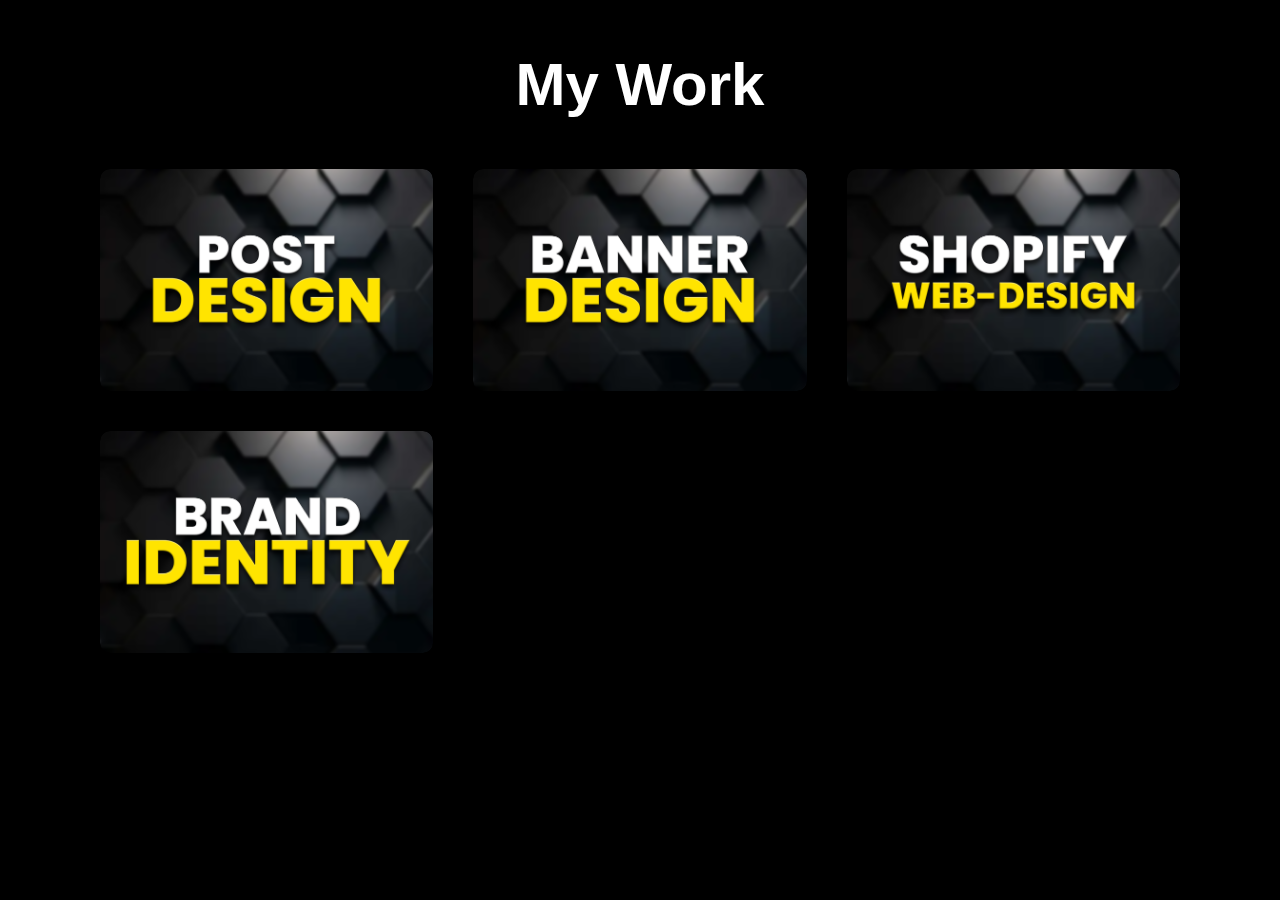
<file: index1.html>
<!DOCTYPE html>
<html lang="en">
<head>
    <meta charset="UTF-8">
    <link rel="shortcut icon" type="x-icon" href="image/m tab.png">
    <meta name="viewport" content="width=device-width, initial-scale=1.0">
    <title>My Work</title>
    <style>
        * {
    margin: 0;
    padding: 0;
    font-family: 'Gill Sans', 'Gill Sans MT', Calibri, 'Trebuchet MS', sans-serif;
    box-sizing: border-box;
}
body {
    background: #000000;
    color: #fff;
}

.container{
    max-width: 1080px;
    margin: 0 auto;
}
        #portfolio {
    padding: 50px 0;

}
.sub-title{
    font-size: 60px;
    text-align: center;
    color: #ffffff;
}

.work-list {
    display: grid;
    grid-template-columns: repeat(auto-fit, minmax(250px, 1fr));
    grid-gap: 40px;
    margin-top: 50px;
   
}

.work {
    border-radius: 10px;
    position: relative;
    overflow: hidden;
}

.work img {
    width: 100%;
    border-radius: 10px;
    display: block;
    transition: transform 0.5s;
}

.layer {
    width: 100%;
    height: 0;
    background: linear-gradient(rgba(0, 0, 0, 0.6), #4400ff);
    border-radius: 10px;
    position: absolute;
    left: 0;
    bottom: 0;
    overflow: hidden;
    display: flex;
    align-items: center;
    justify-content: center;
    flex-direction: column;
    padding: 0 40px;
    text-align: center;
    font-size: 12px;
    transition: height 0.5s;
}

.layer h3 {
    
    font-weight: 500;
    margin-bottom: 20px;
}

.layer a {
    margin-top: 20px;
    color: #ffffff;
    text-decoration: none;
    font-size: 18px;
    line-height: 60px;
    background: #fff;
    width: 60px;
    height: 60px;
    border-radius: 50%;
    text-align: center;
}


.work:hover img {
    transform: scale(1.1);
}

.work:hover .layer {
    height: 100%;
}


    </style>
</head>
<body>
    <div id="portfolio">
        <div class="container">
            <h1 class="sub-title">My Work</h1>
            <div class="work-list">
                <div class="work">
                    <img src="image/post-design.png">
                    <div class="layer">
                        <h3>Post-design</h3>
                        <P>A post design should be clean and engaging, with readable fonts, brand colors, a clear hierarchy, and a strong call to action, all aligned with your brand’s identity</P>
                        <a href="index2.html"><i class="fa-solid fa-square-up-right"></i></a>
                    </div>
                </div>
                <div class="work">
                    <img src="image/BANNER-DESIGN.png">
                    <div class="layer">
                        <h3>Banner Design</h3>
                        <P>A banner design should be bold and simple, with clear text, striking visuals, and your logo. Use contrasting colors and a strong call to action to grab attention immediately</P>
                        <a href="index3.html"><i class="fa-solid fa-square-up-right"></i></a>
                    </div>
                </div>
                <div class="work">
                    <img src="image/SOPIFY.png">
                    <div class="layer">
                        <h3>Shopify web design</h3>
                        <P>A Shopify web design should be clean and intuitive, with easy navigation, clear product displays, and fast loading times. Use consistent branding, high-quality images, and a seamless checkout process</P>
                        <a href="index4.html"><i class="fa-solid fa-square-up-right"></i></a>
                    </div>
                </div>
                
                <div class="work">
                    <img src="image/brand-identity.png">
                    <div class="layer">
                        <h3>Brand Identity</h3>
                        <P>Brand identity includes your logo, colors, fonts, and tone. It represents your brand's values and personality. Consistency across all channels builds recognition, trust, and connects with your target audience</P>
                        <a href="index5.html"><i class="fa-solid fa-square-up-right"></i></a>
                    </div>
                </div>
                
                </div>
            </div>
        </div>
    </div>
</body>
</html>
</file>
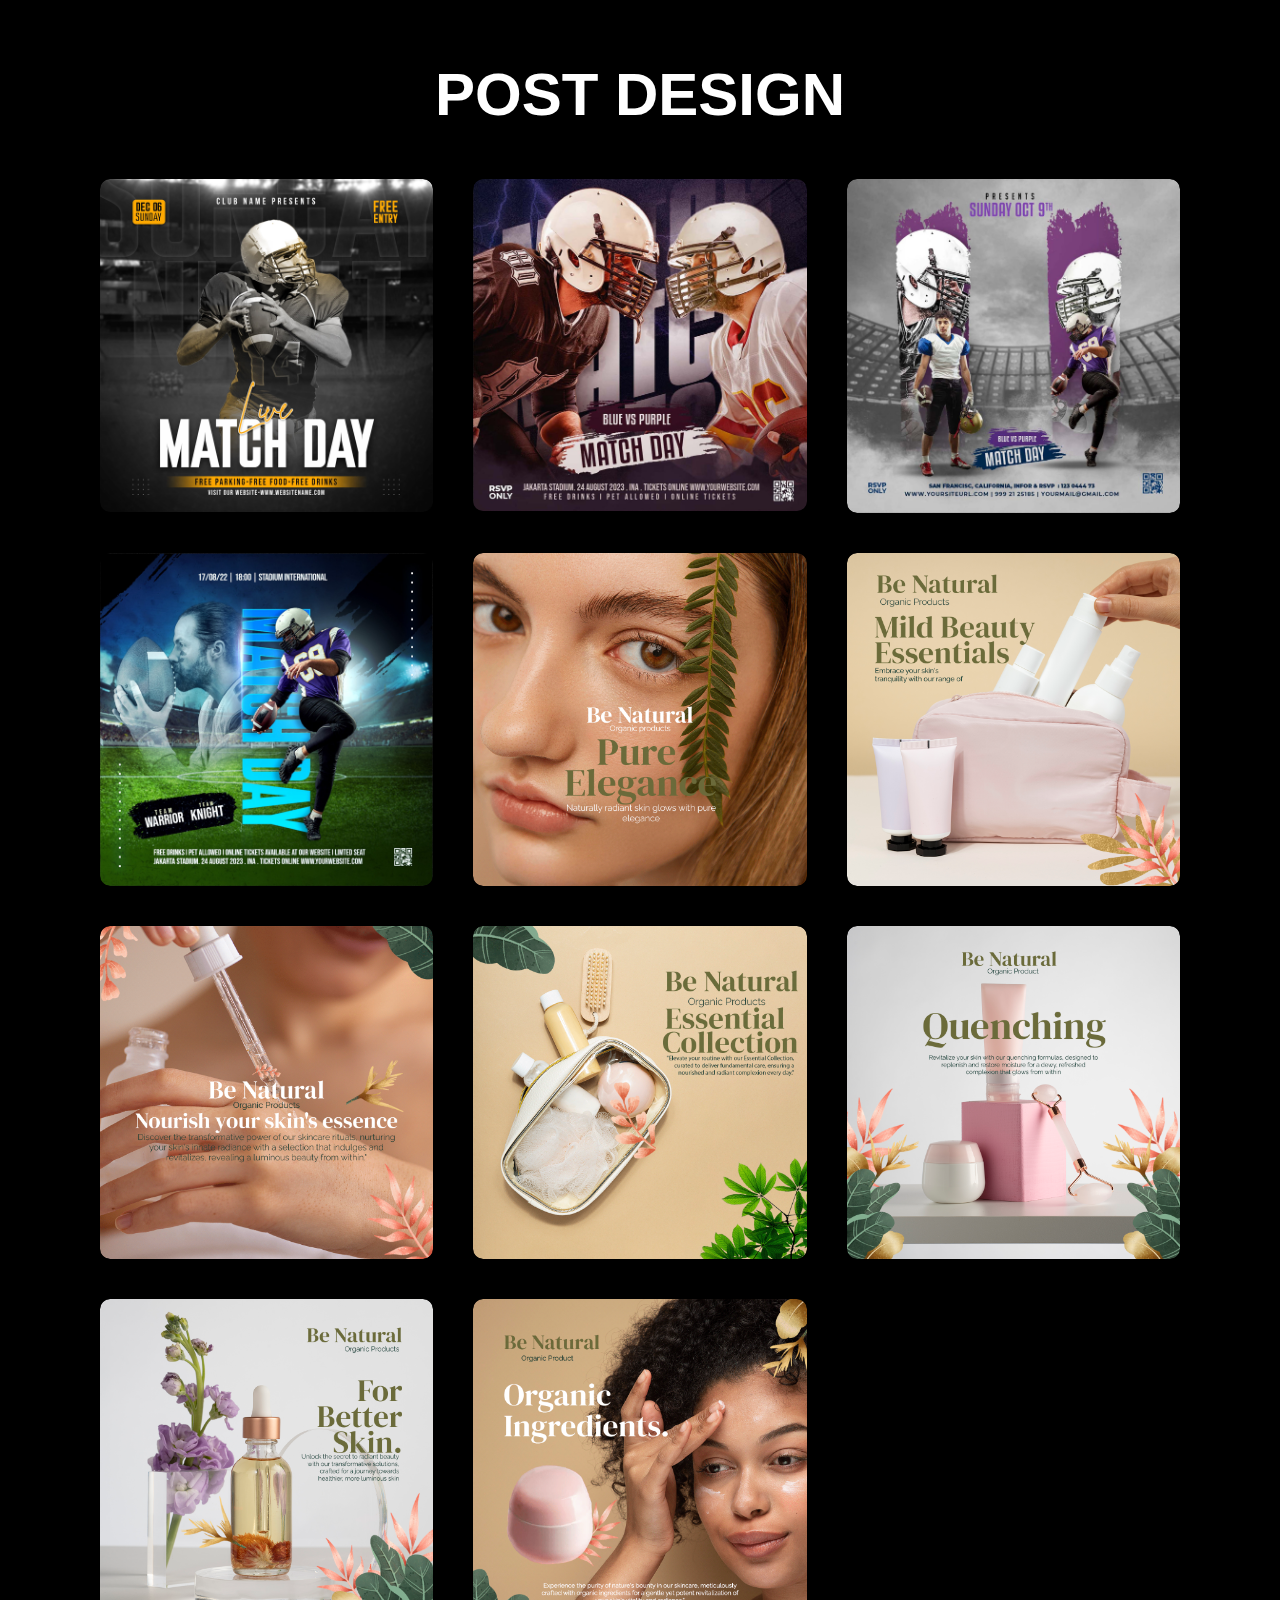
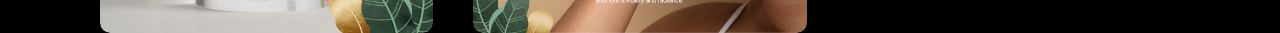
<file: index2.html>
<!DOCTYPE html>
<html lang="en">
<head>
    <meta charset="UTF-8">
    <link rel="shortcut icon" type="x-icon" href="image/m tab.png">
    <meta name="viewport" content="width=device-width, initial-scale=1.0">
    <title>Post-design</title>
    <style>
        * {
    margin: 0;
    padding: 0;
    font-family: 'Gill Sans', 'Gill Sans MT', Calibri, 'Trebuchet MS', sans-serif;
    box-sizing: border-box;
}
body {
    background: #000000;
    color: #fff;
}

.container{
    max-width: 1080px;
    margin: 0 auto;
}
   

.sub-title{
    margin-top: 60px;
    font-size: 60px;
    text-align: center;
    color: #ffffff;
}

.work-list {
    display: grid;
    grid-template-columns: repeat(auto-fit, minmax(250px, 1fr));
    grid-gap: 40px;
    margin-top: 50px;
  
   
}

.work {
    border-radius: 10px;
    position: relative;
    overflow: hidden;
}

.work img {
    width: 100%;
    border-radius: 10px;
    display: block;
    transition: transform 0.5s;
}




.work:hover img {
    transform: scale(1.1);
}

.work:hover .layer {
    height: 100%;
}


    </style>
</head>
<body>
  
        <div class="container">
            <h1 class="sub-title">POST DESIGN</h1>
            <div class="work-list">
               
                <div class="work">
                    <img src="image/p1.jpg">
                    <div class="layer">
                       
                       
                    </div>
                </div>
                <div class="work">
                    <img src="image/p2.jpg">
                    <div class="layer">
                       
                       
                    </div>
                </div>
                <div class="work">
                    <img src="image/p3.jpg">
                    <div class="layer">
                       
                       
                    </div>
                </div>
                <div class="work">
                    <img src="image/p4.jpg">
                    <div class="layer">
                       
                       
                    </div>
                </div>
                
                <div class="work">
                    <img src="image/m1.png">
                    <div class="layer">
                       
                       
                    </div>
                </div>
                <div class="work">
                    <img src="image/m2.png">
                    <div class="layer">
                        
                        
                    </div>
                </div>
                
                <div class="work">
                    <img src="image/m3.png">
                    <div class="layer">
                        
                        
                    </div>
                </div>
                <div class="work">
                    <img src="image/m4.png">
                    <div class="layer">
                        
                      
                    </div>
                </div>
                <div class="work">
                    <img src="image/m5.png">
                   
                        
                    </div>
                <div class="work">
                    <img src="image/m6.png">
                   
                        
                    </div>
                <div class="work">
                    <img src="image/m7.png">
                   
                        
                    </div>
                
                </div>
            </div>
        </div>
    </div>
</body>
</html>
</file>
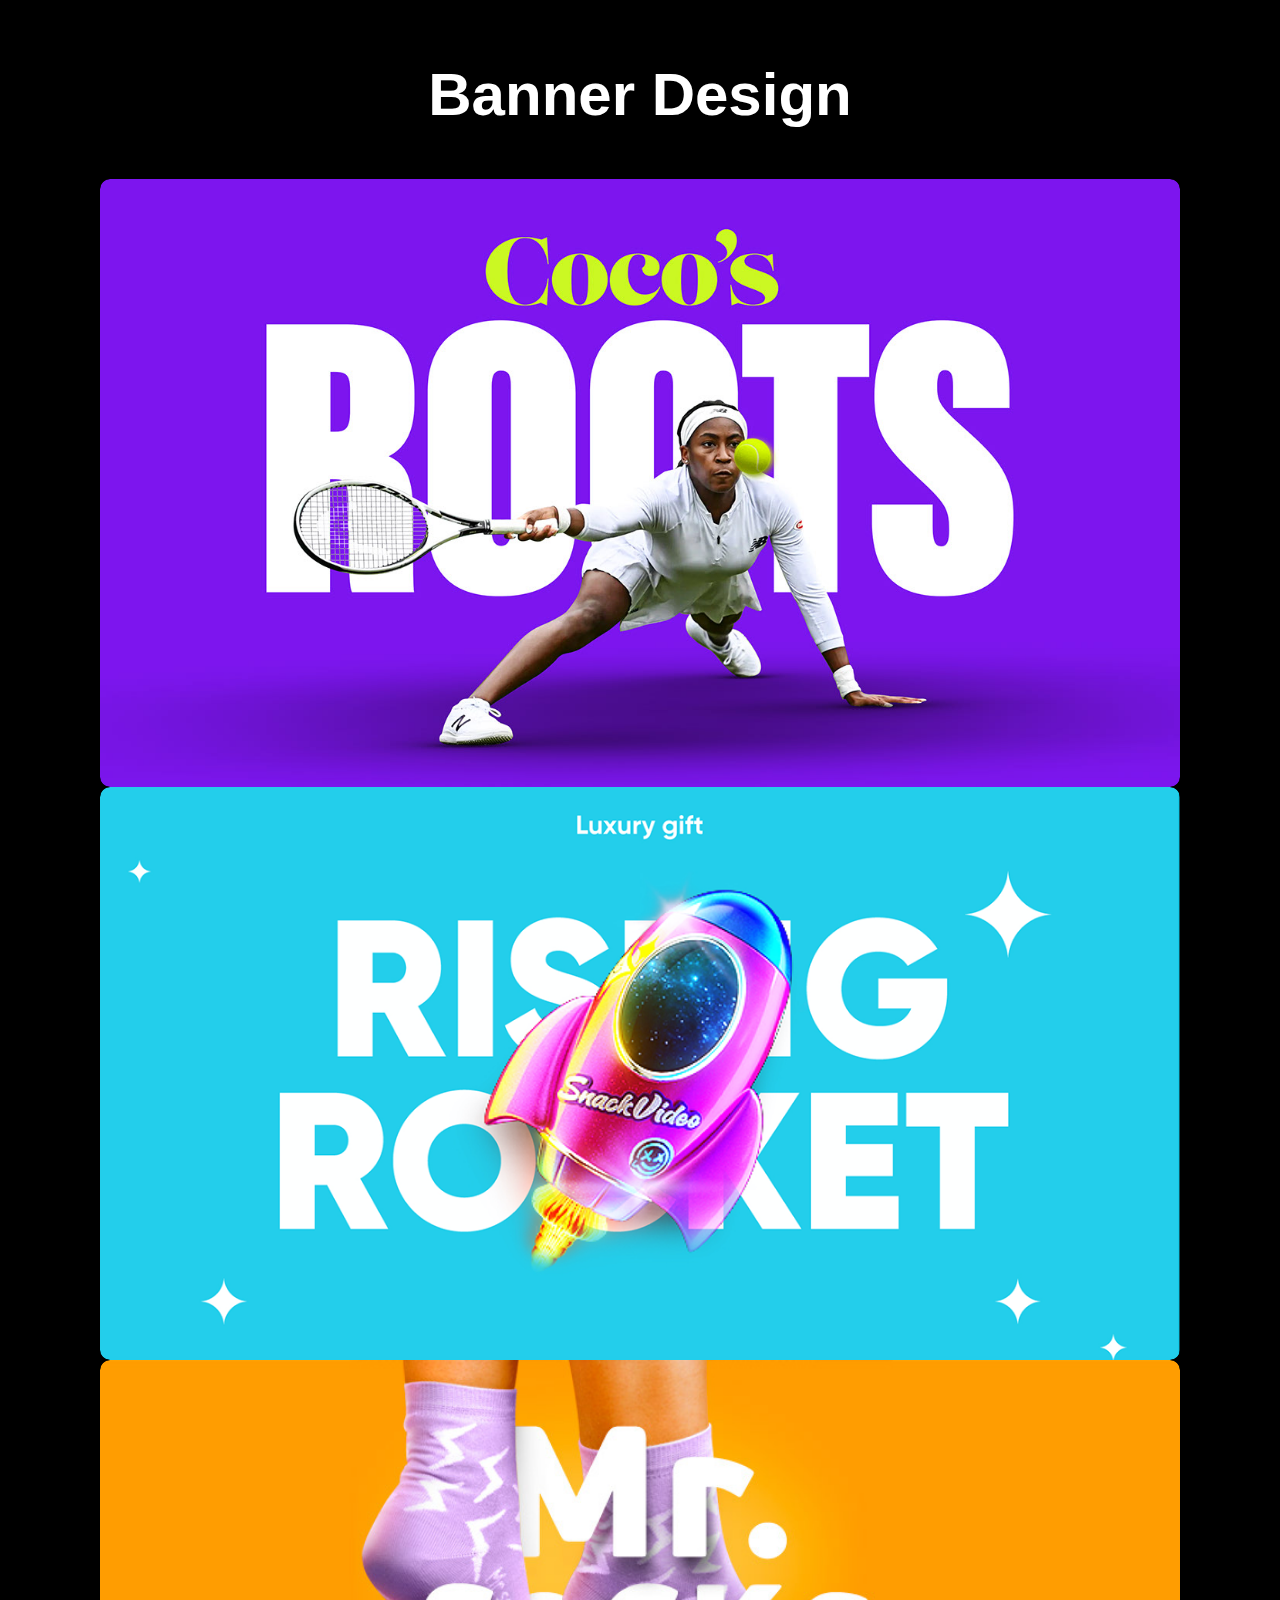
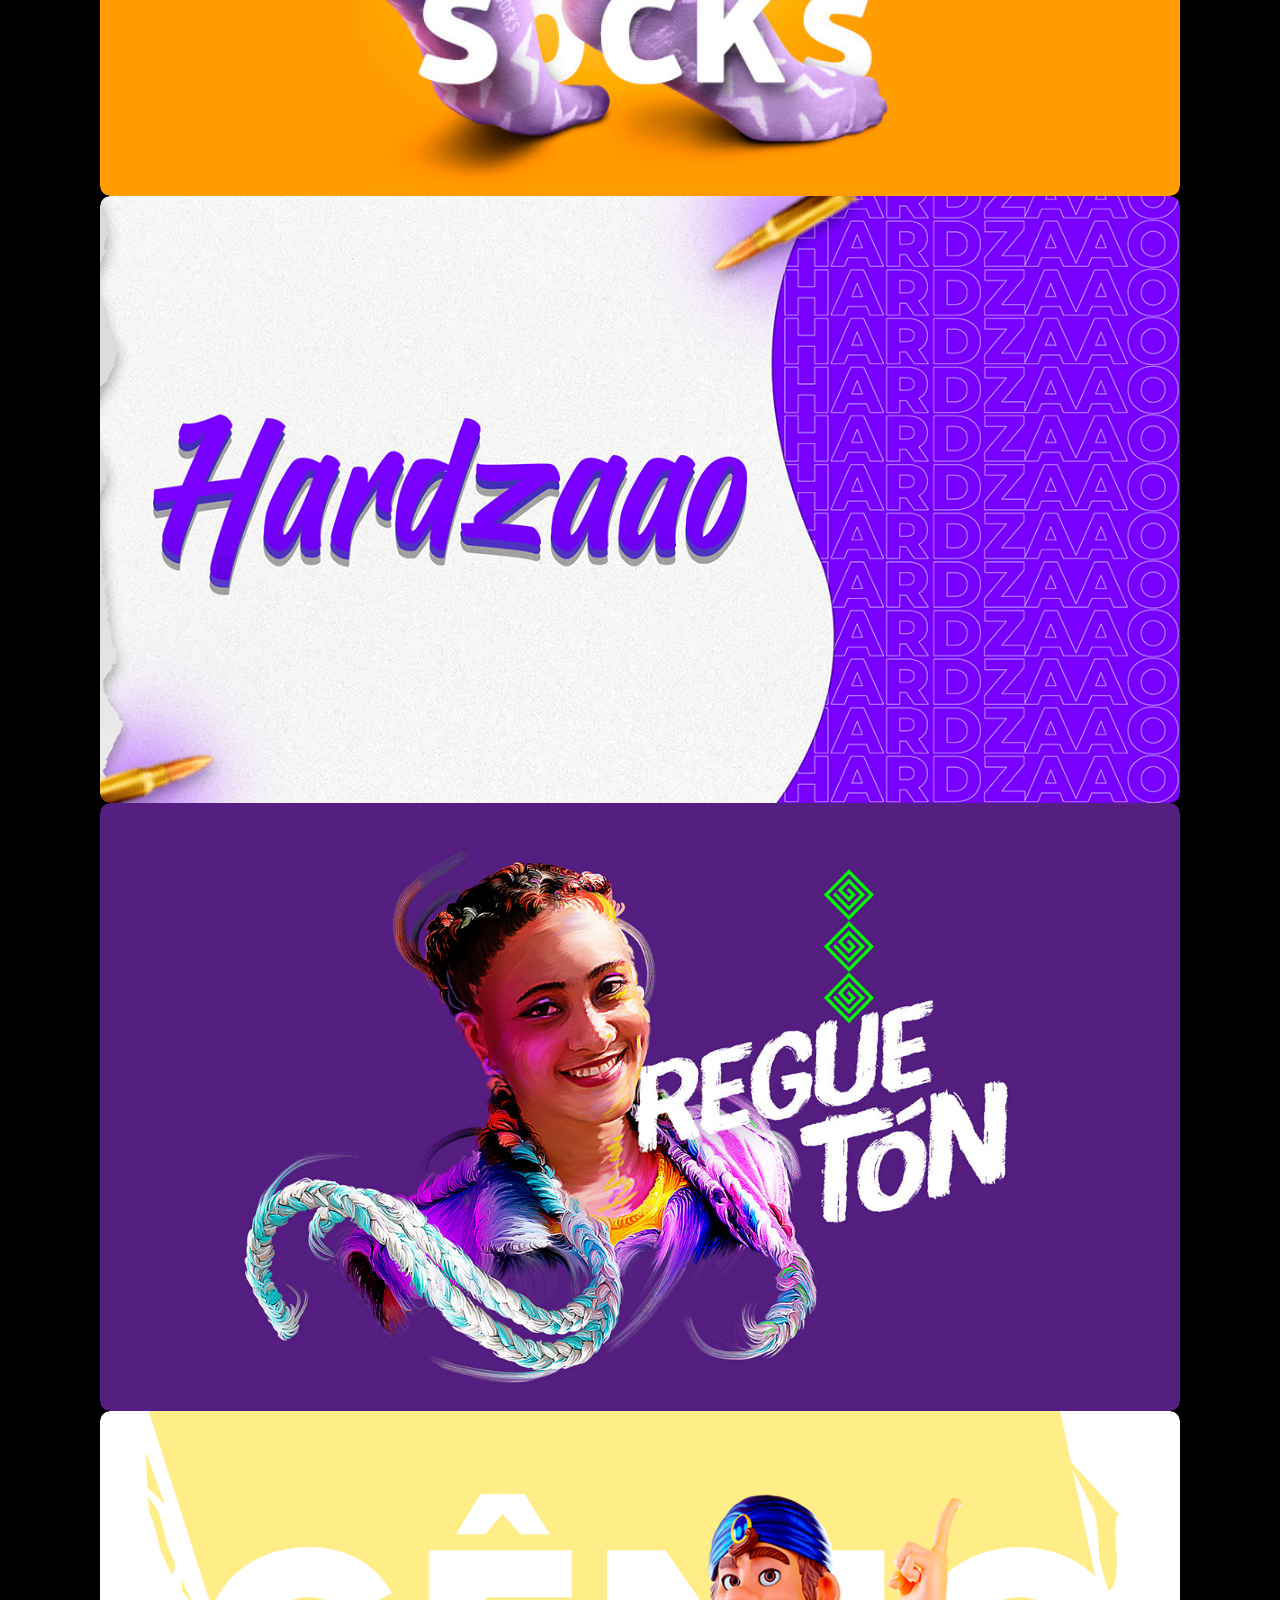
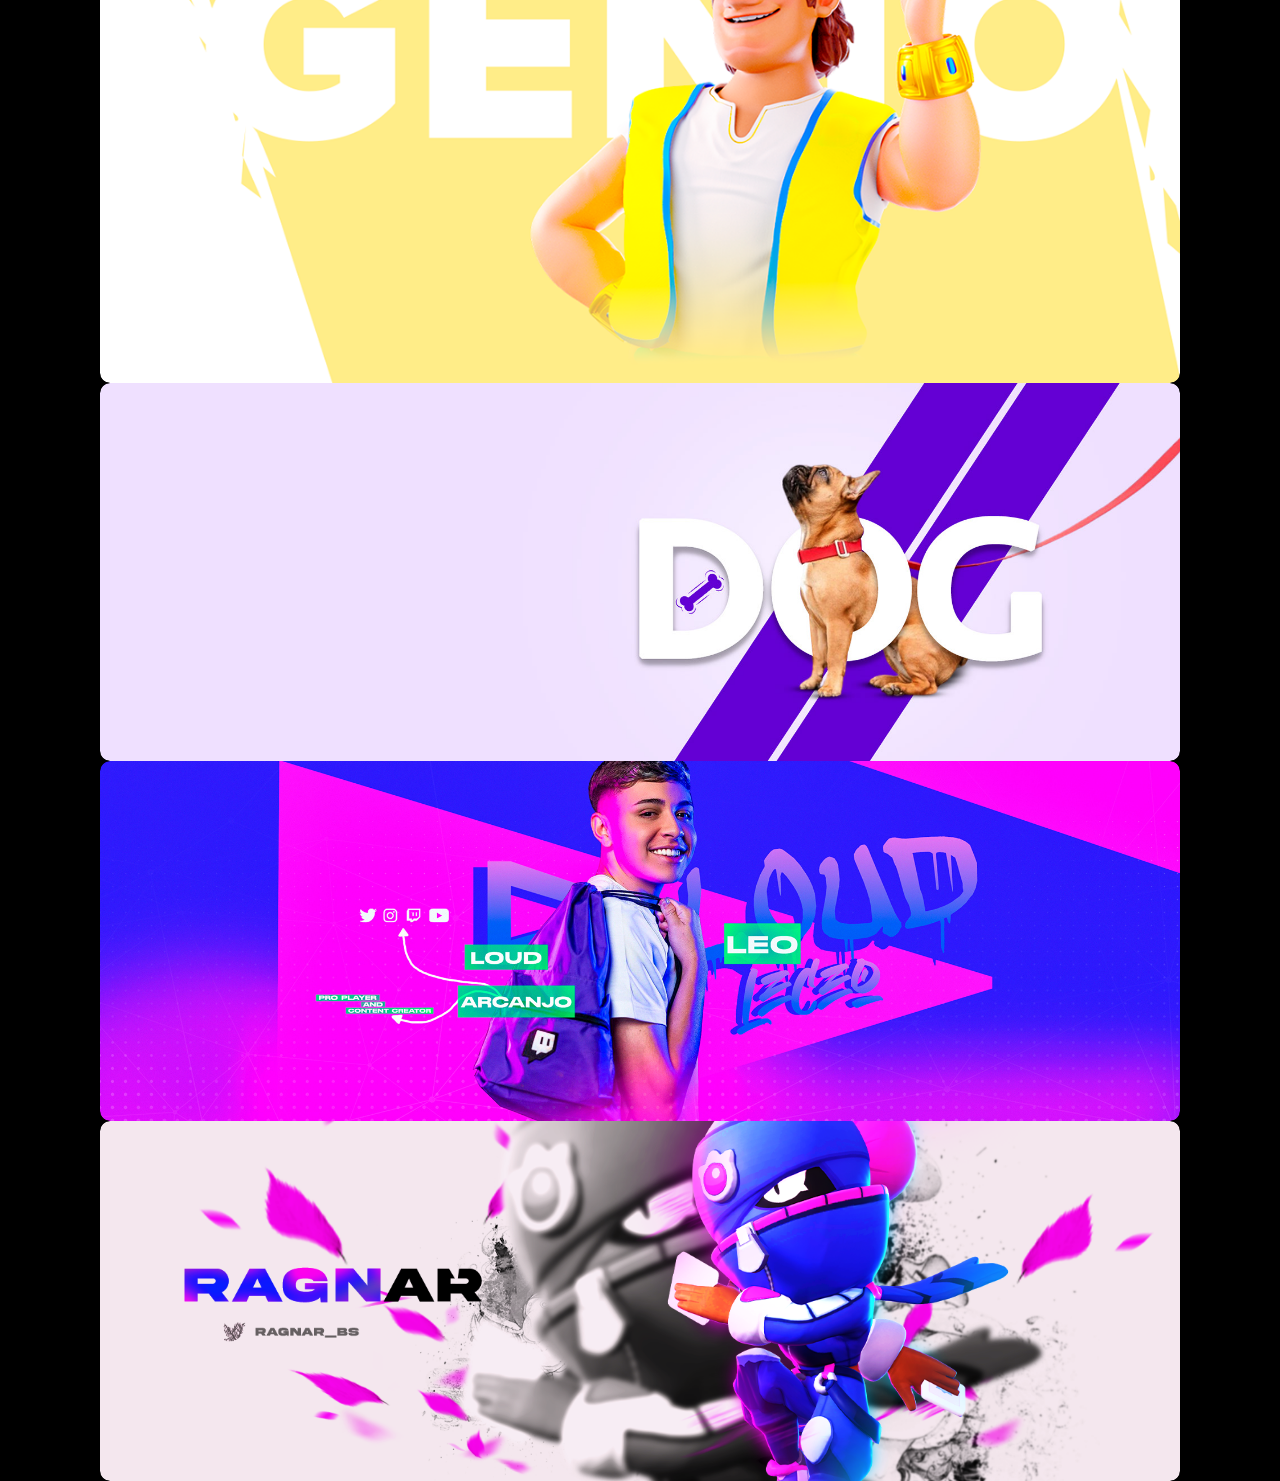
<file: index3.html>
<!DOCTYPE html>
<html lang="en">
<head>
    <meta charset="UTF-8">
    <link rel="shortcut icon" type="x-icon" href="image/m tab.png">
    <meta name="viewport" content="width=device-width, initial-scale=1.0">
    <title>BANNER-DESIGN</title>
    <style>
        * {
    margin: 0;
    padding: 0;
    font-family: 'Gill Sans', 'Gill Sans MT', Calibri, 'Trebuchet MS', sans-serif;
    box-sizing: border-box;
}
body {
    background: #000000;
    color: #fff;
}

.container{
    max-width: 1080px;
    margin: 0 auto;
}
   

.sub-title{
    margin-top: 60px;
    font-size: 60px;
    text-align: center;
    color: #ffffff;
}

.work-list {
    display: grid;
    grid-template-columns: repeat(auto-fit, minmax(250px, 1fr));
    grid-gap: 40px;
    margin-top: 50px;
  
   
}

.work {
    border-radius: 10px;
    position: relative;
    overflow: hidden;
}

.work img {
    width: 100%;
    border-radius: 10px;
    display: block;
    transition: transform 0.5s;
}




.work:hover img {
    transform: scale(1.1);
}

.work:hover .layer {
    height: 100%;
}


    </style>
</head>
<body>
  
        <div class="container">
            <h1 class="sub-title">Banner Design</h1>
            <div class="work-list">
            </div>
            <div class="work">
                <img src="image/b3.jpg">
                <div class="layer">
                    
                    
                </div>
                </div>
                
                <div class="work">
                    <img src="image/b4.png">
                    <div class="layer">
                        
                        
                    </div>
                </div>
                <div class="work">
                    <img src="image/b5.jpg">
                    <div class="layer">
                        
                      
                    </div>
                </div>
                <div class="work">
                    <img src="image/b6.png">
                    
                    
                </div>
                <div class="work">
                    <img src="image/b7.jpg">
                   
                        
                    </div>
                    <div class="work">
                        <img src="image/b8.png">
                   
                        
                    </div>
                <div class="work">
                    <img src="image/b9.jpg">
                   
                        
                    </div>
                
                    <div class="work">
                        <img src="image/b1.jpg">
                        <div class="layer">
                           
                        </div>
                    </div>
                    <div class="work">
                        <img src="image/b2.png">
                        <div class="layer">
                            
                            
                        </div>
                    </div>
            </div>
        </div>
    </div>
</body>
</html>
</file>
